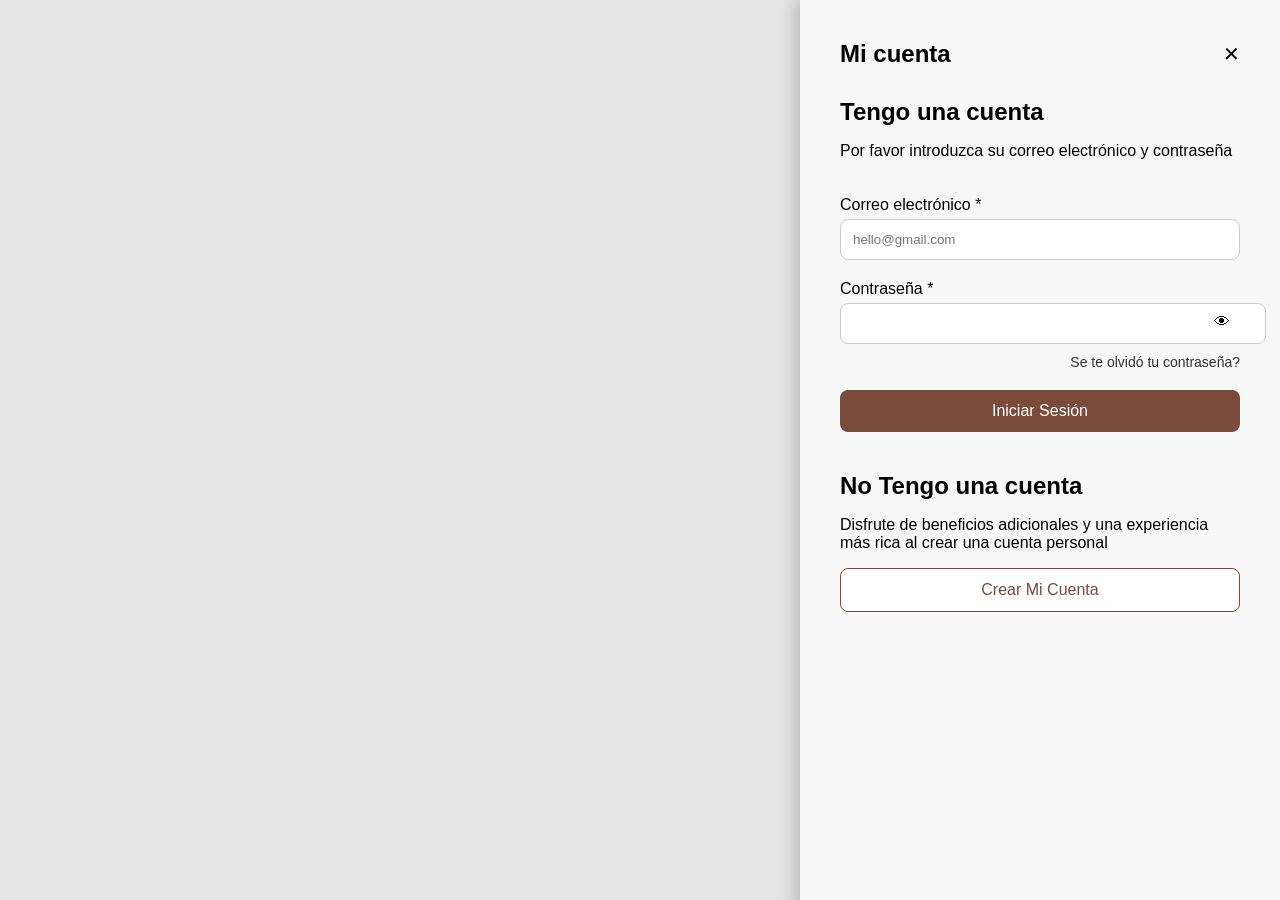
<file: formulario_iniciosesion/index.html>
<!DOCTYPE html>
<html lang="es">
<head>
    <meta charset="UTF-8">
    <title>Mi Cuenta</title>
    <link rel="stylesheet" href="styles.css">
</head>
<body>

    <div class="overlay">
        <div class="panel">

            <div class="panel-header">
                <h2>Mi cuenta</h2>
                <span class="cerrar">✕</span>
            </div>

            <h1>Tengo una cuenta</h1>
            <p>Por favor introduzca su correo electrónico y contraseña</p>

            <form>
                <label>Correo electrónico *</label>
                <input type="email" placeholder="hello@gmail.com">

                <label>Contraseña *</label>
                <div class="password-box">
                    <input type="password">
                    <span class="ojo">👁</span>
                </div>

                <a href="#" class="forgot">Se te olvidó tu contraseña?</a>

                <button class="btn-primary">Iniciar Sesión</button>
            </form>

            <h1 class="no-cuenta">No Tengo una cuenta</h1>
            <p>Disfrute de beneficios adicionales y una experiencia más rica al crear una cuenta personal</p>

            <a href="/Registrarse/index.html" class="btn-secondary">Crear Mi Cuenta</a>


        </div>
    </div>

</body>
</html>
</file>
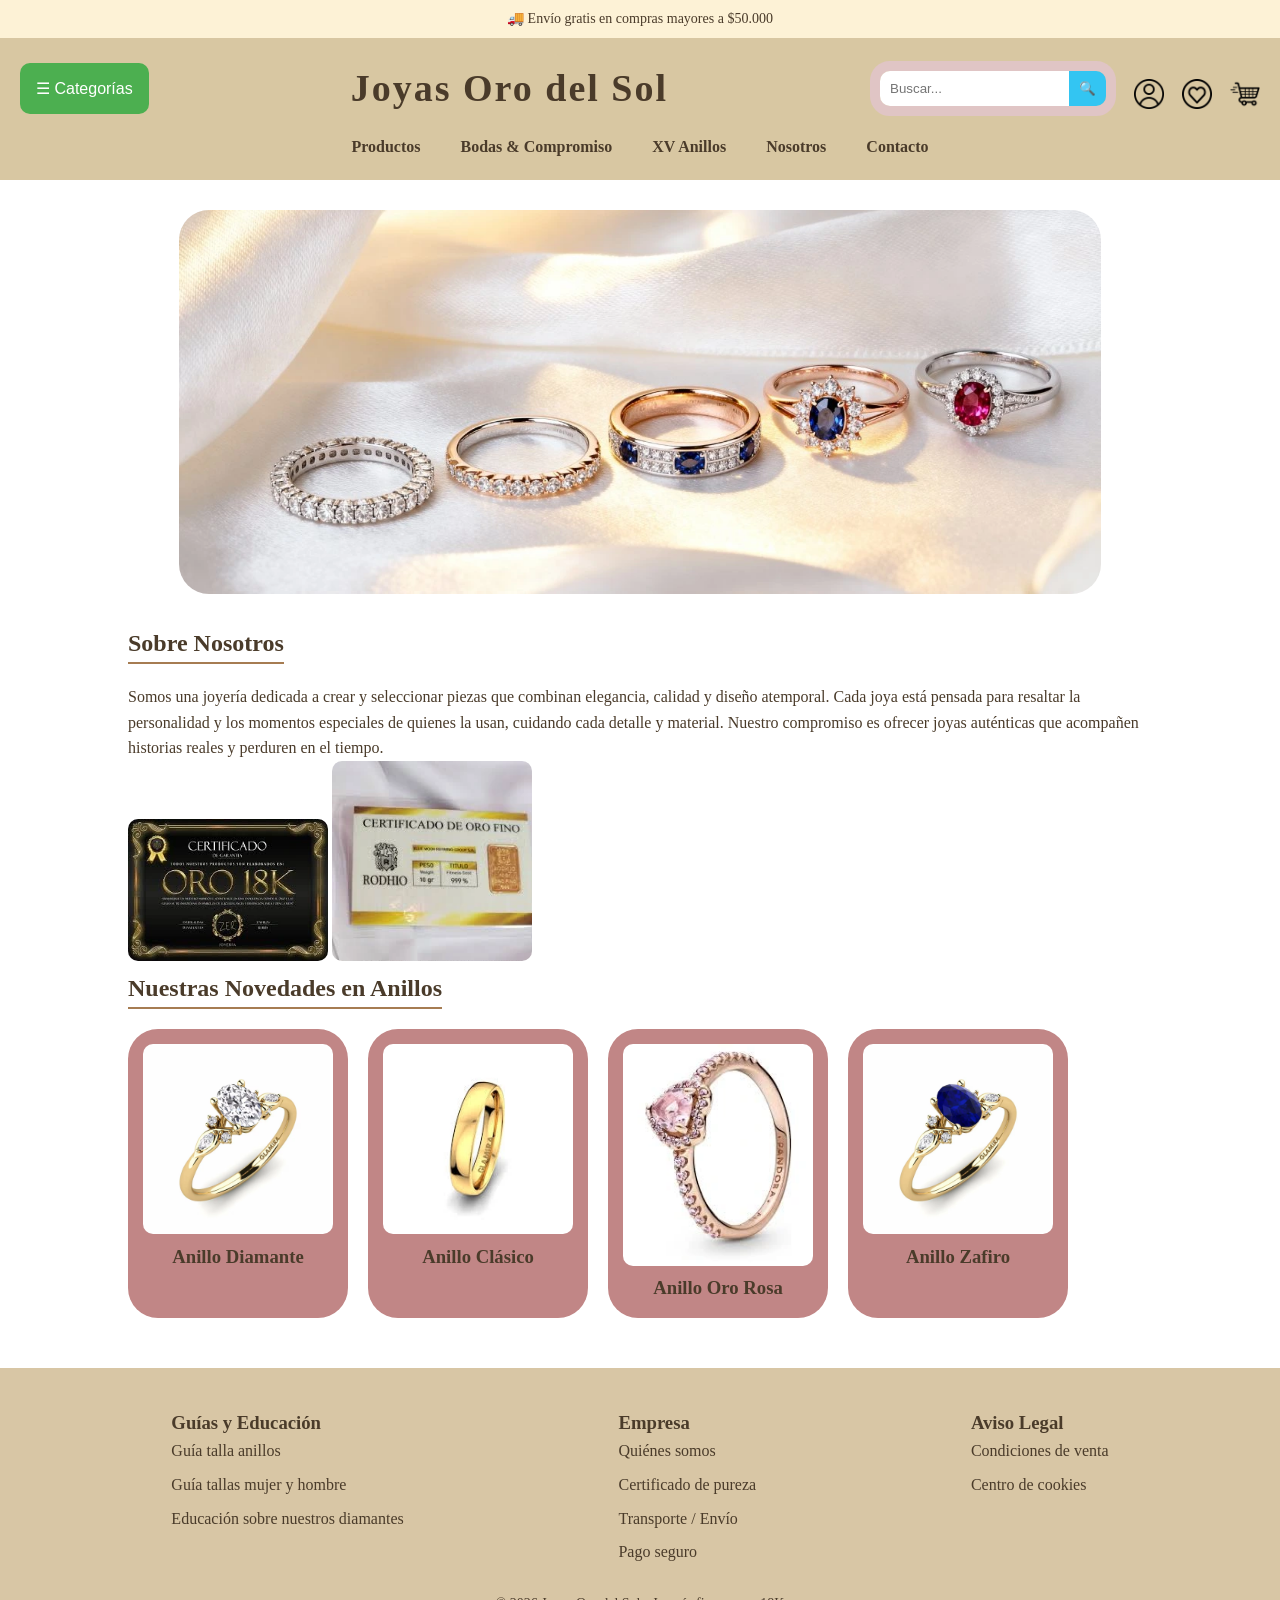
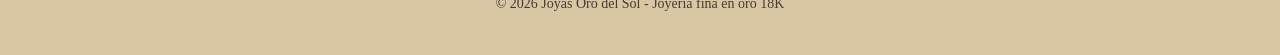
<file: Inicio- PGprincipal/index.html>
<!DOCTYPE html>
<html lang="es">
<head>
    <!-- Config Basica -->
    <meta charset="UTF-8">
    <meta name="viewport" content="width=device-width, initial-scale=1.0">

    <!-- Titulo Primario -->
    <title>Joyas Oro del Sol | Joyería Fina en Oro 18K y Anillos de Compromiso</title>

    <meta name="description" content="Descubre joyas exclusivas en oro 18K, anillos de compromiso, bodas y XV años. Calidad certificada y diseño elegante en Joyas Oro del Sol.">
    <meta name="keywords" content="joyería, oro 18k, anillos de compromiso, anillos de boda, joyas elegantes, joyería fina">
    <meta name="author" content="Joyas Oro del Sol">


    <meta name="robots" content="index, follow">

    <!--Redes Sociales Footer -->
    <meta property="og:title" content="Joyas Oro del Sol | Joyería Fina en Oro 18K">
    <meta property="og:description" content="Joyas elegantes en oro 18K certificadas. Encuentra el anillo perfecto para tus momentos especiales.">
    <meta property="og:type" content="website">

    <!--Link CSS -->
    <link rel="stylesheet" href="styles.css">

</head>

<body>
    <div class="top-bar">🚚 Envío gratis en compras mayores a $50.000</div>
    <header>
        <div style="display:flex; align-items:center; justify-content:space-between; flex-wrap:wrap; gap:10px;">
            <div class="dropdown">
                <button class="dropbtn">☰ Categorías</button>
                <div class="dropdown-content">
                    <a href="#">Café</a>
                    <a href="#">Té</a>
                    <a href="#">Accesorios</a>
                    <a href="#">Ofertas</a>
                </div>
            </div>

            <h1 class="titulo">Joyas Oro del Sol</h1>

            <div style="display:flex; align-items:center; gap:8px;">
                <div class="search-box">
                    <input type="text" placeholder="Buscar...">
                    <button>🔍</button>
                </div>
                <a href="/Inicio de Sesion/index.html" target="_blank">
                <img src="img/logusuario.webp" class="iconc" alt="logusuario">
                </a> 
                <a href="/favoritos/index.html" target="_blank">
                <img src="img/coraicon.webp" class="iconc" alt="Favoritos">
                </a>
                <a href="https://classroom.google.com/c/NzgwNjk5Njk1Njk1" target="_blank">
                <img src="img/carrito-de-compras.webp" class="iconc" alt="Carrito de compras">
                </a>
                
            </div>
        </div>

        <nav>
            <ul>
                <li><a href="/catalogo/producto/index.html">Productos</a></li>
                <li><a href="#">Bodas & Compromiso</a></li>
                <li><a href="#" class="active">XV Anillos</a></li>
                <li><a href="#">Nosotros</a></li>
                <li><a href="#">Contacto</a></li>
        
            </ul>
        </nav>
    </header>
</body>
</html> 

<main>

    <!-- Encabezado Principal -->
    <section class="banner">
        <img src="img/imagenanillos.webp"
             alt="Anillos de oro 18K con diamantes y piedras preciosas">
    </section>

    <!-- Sobre Nosotros -->
    <section class="about">
        <article class="about-text">
            <h2>Sobre Nosotros</h2>
            
            <p>
                Somos una joyería dedicada a crear y seleccionar piezas que combinan elegancia, calidad y diseño atemporal. Cada joya está pensada para resaltar la     personalidad y los momentos especiales de quienes la usan, cuidando cada detalle y material. Nuestro compromiso es ofrecer joyas auténticas que acompañen historias reales y perduren en el tiempo.
            </p>
        </article>

        <div class="about-images">
            <img src="img/certif18k.webp"
                 alt="Certificado de autenticidad oro 18K">
            <img src="img/rodhiocerti.webp"
                 alt="Certificado de oro fino con garantía">
        </div>
    </section>

    <!-- Productos -->
    <section class="products">
        <h2>Nuestras Novedades en Anillos</h2>

        <div class="product-list">

            <article class="card">
                <img src="img/ani.webp"
                     alt="Anillo de compromiso con diamante en oro blanco">
                <h3>Anillo Diamante</h3>
            </article>

            <article class="card">
                <img src="img/oroani.webp"
                     alt="Anillo clásico de oro 18K para boda">
                <h3>Anillo Clásico</h3>
            </article>

            <article class="card">
                <img src="img/rosaani.webp"
                     alt="Anillo oro rosa elegante con piedra preciosa">
                <h3>Anillo Oro Rosa</h3>
            </article>

            <article class="card">
                <img src="img/anizafiro.webp"
                     alt="Anillo de zafiro azul">
                <h3>Anillo Zafiro</h3>
            </article>

        </div>
    </section>

</main>

<footer>
    <section class="footer-container">

        <div>
            <h3>Guías y Educación</h3>
            <ul>
                <li>Guía talla anillos</li>
                <li>Guía tallas mujer y hombre</li>
                <li>Educación sobre nuestros diamantes</li>
            </ul>
        </div>

        <div>
            <h3>Empresa</h3>
            <ul>
                <li>Quiénes somos</li>
                <li>Certificado de pureza</li>
                <li>Transporte / Envío</li>
                <li>Pago seguro</li>
            </ul>
        </div>

        <div>
            <h3>Aviso Legal</h3>
            <ul>
                <li>Condiciones de venta</li>
                <li>Centro de cookies</li>
            </ul>
        </div>

    </section>

    <div class="copy">
        © 2026 Joyas Oro del Sol - Joyería fina en oro 18K
    </div>
</footer>
</body>
</html>
</file>
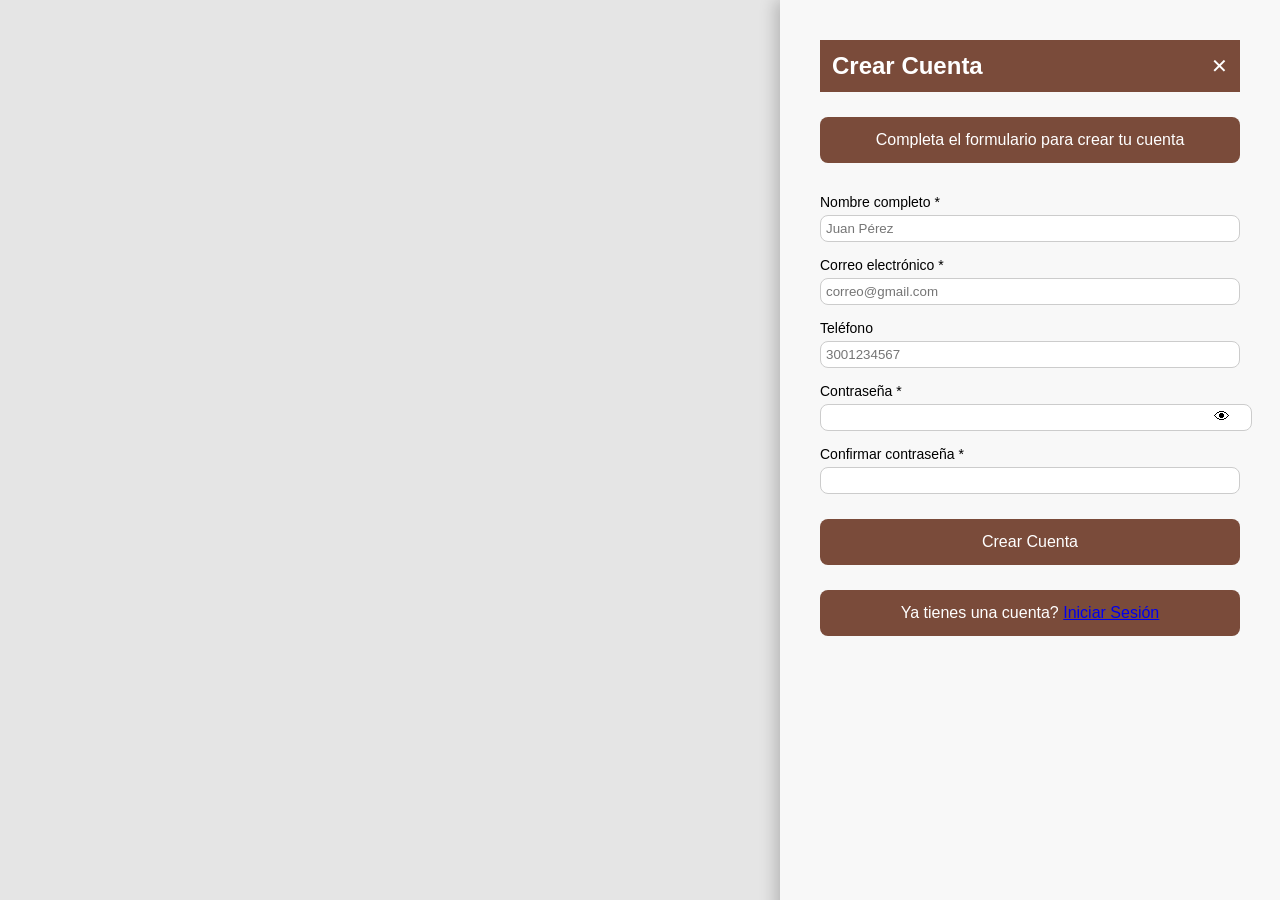
<file: Registrarse/index.html>
<!DOCTYPE html>
<html lang="es">
<head>
    <meta charset="UTF-8">
    <title>Registro</title>
    <link rel="stylesheet" href="styles.css">
</head>
<body>

<div class="overlay">
    <div class="panel">

        <div class="panel-header">
            <h2>Crear Cuenta</h2>
            <span class="cerrar">✕</span>
        </div>


        <p>Completa el formulario para crear tu cuenta</p>

        <form>

            <label for="nombre">Nombre completo *</label>
            <input type="text" id="nombre" placeholder="Juan Pérez">

            <label for="correo">Correo electrónico *</label>
            <input type="email" id="correo" placeholder="correo@gmail.com">

            <label for="telefono">Teléfono</label>
            <input type="tel" id="telefono" placeholder="3001234567">

            <label for="password">Contraseña *</label>
            <div class="password-box">
                <input type="password" id="password">
                <span class="ojo">👁</span>
            </div>

            <label for="confirmar">Confirmar contraseña *</label>
            <input type="password" id="confirmar">

            <button class="btn-primary">Crear Cuenta</button>
            <p>Ya tienes una cuenta? <a href="/Inicio de Sesion/index.html" class="btn-secondary">Iniciar Sesión</a></p>

        </form>

    </div>
</div>



</body>
</html>
</file>
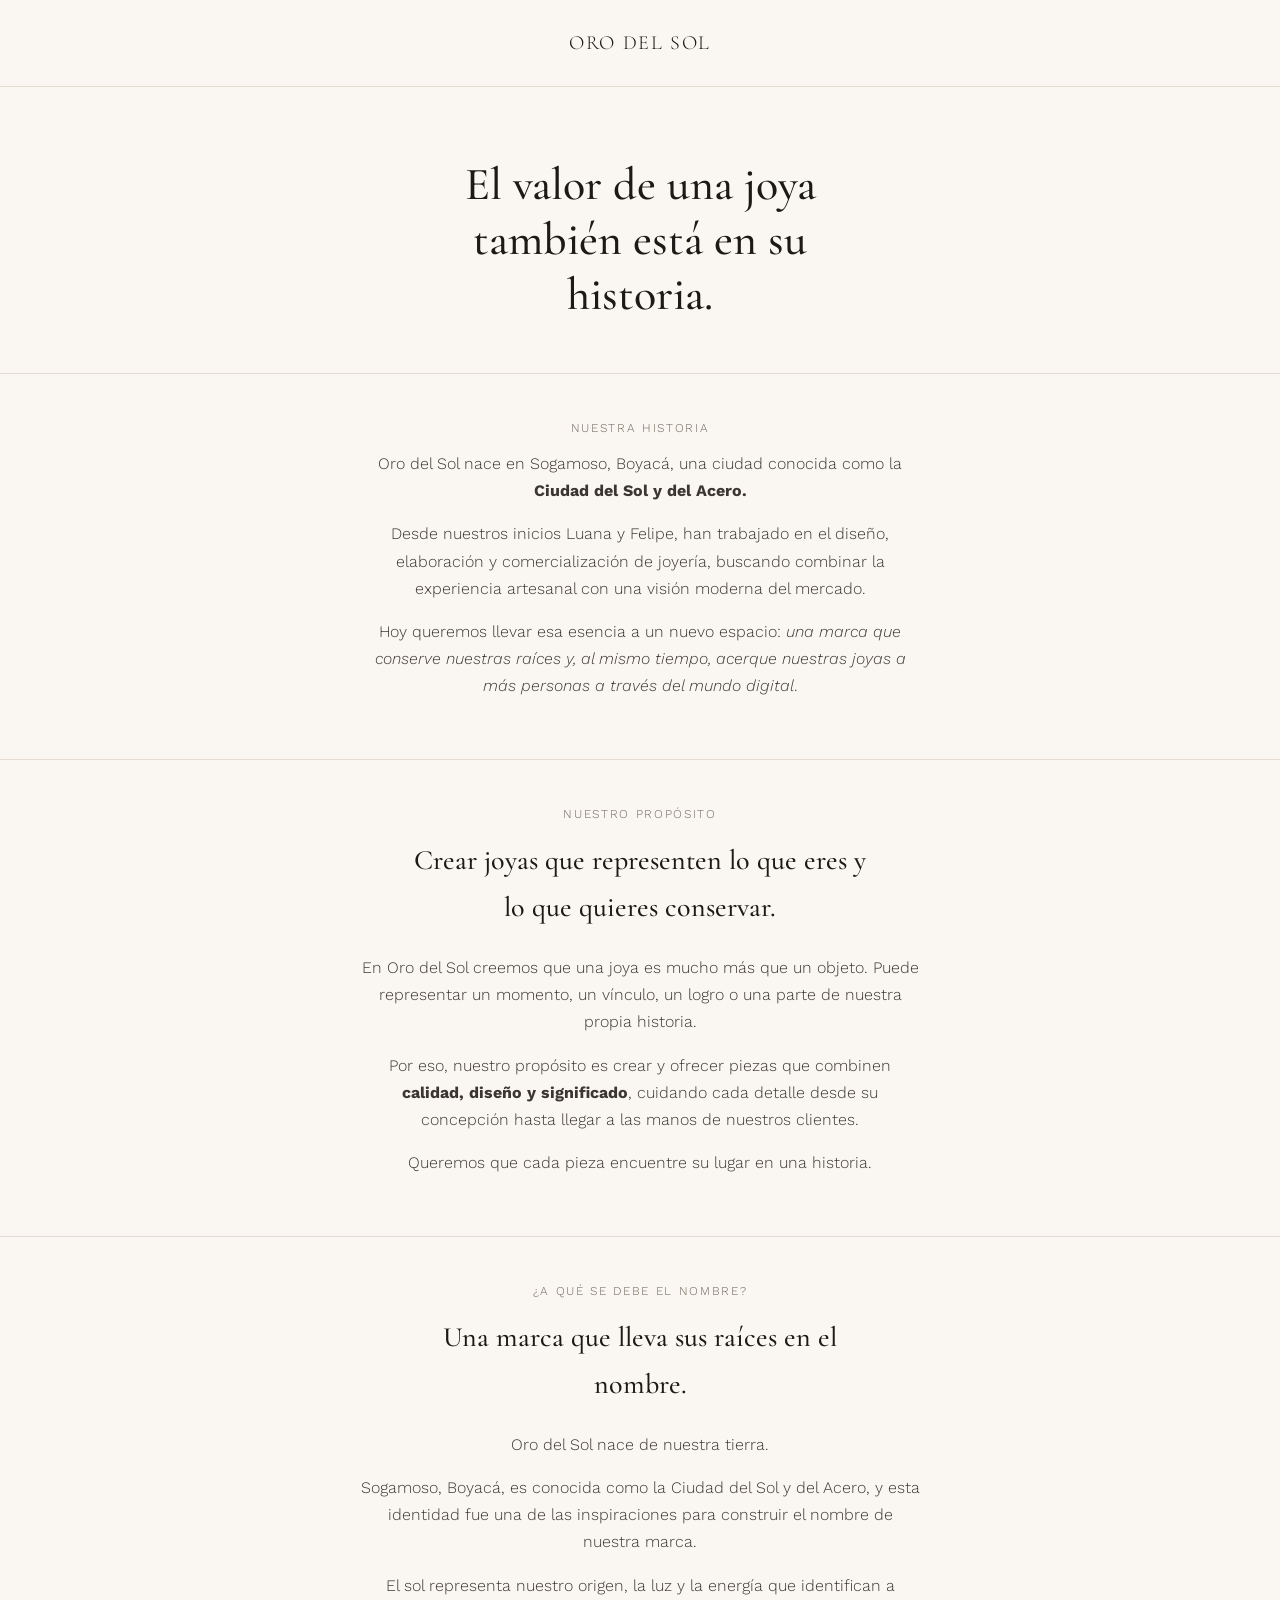
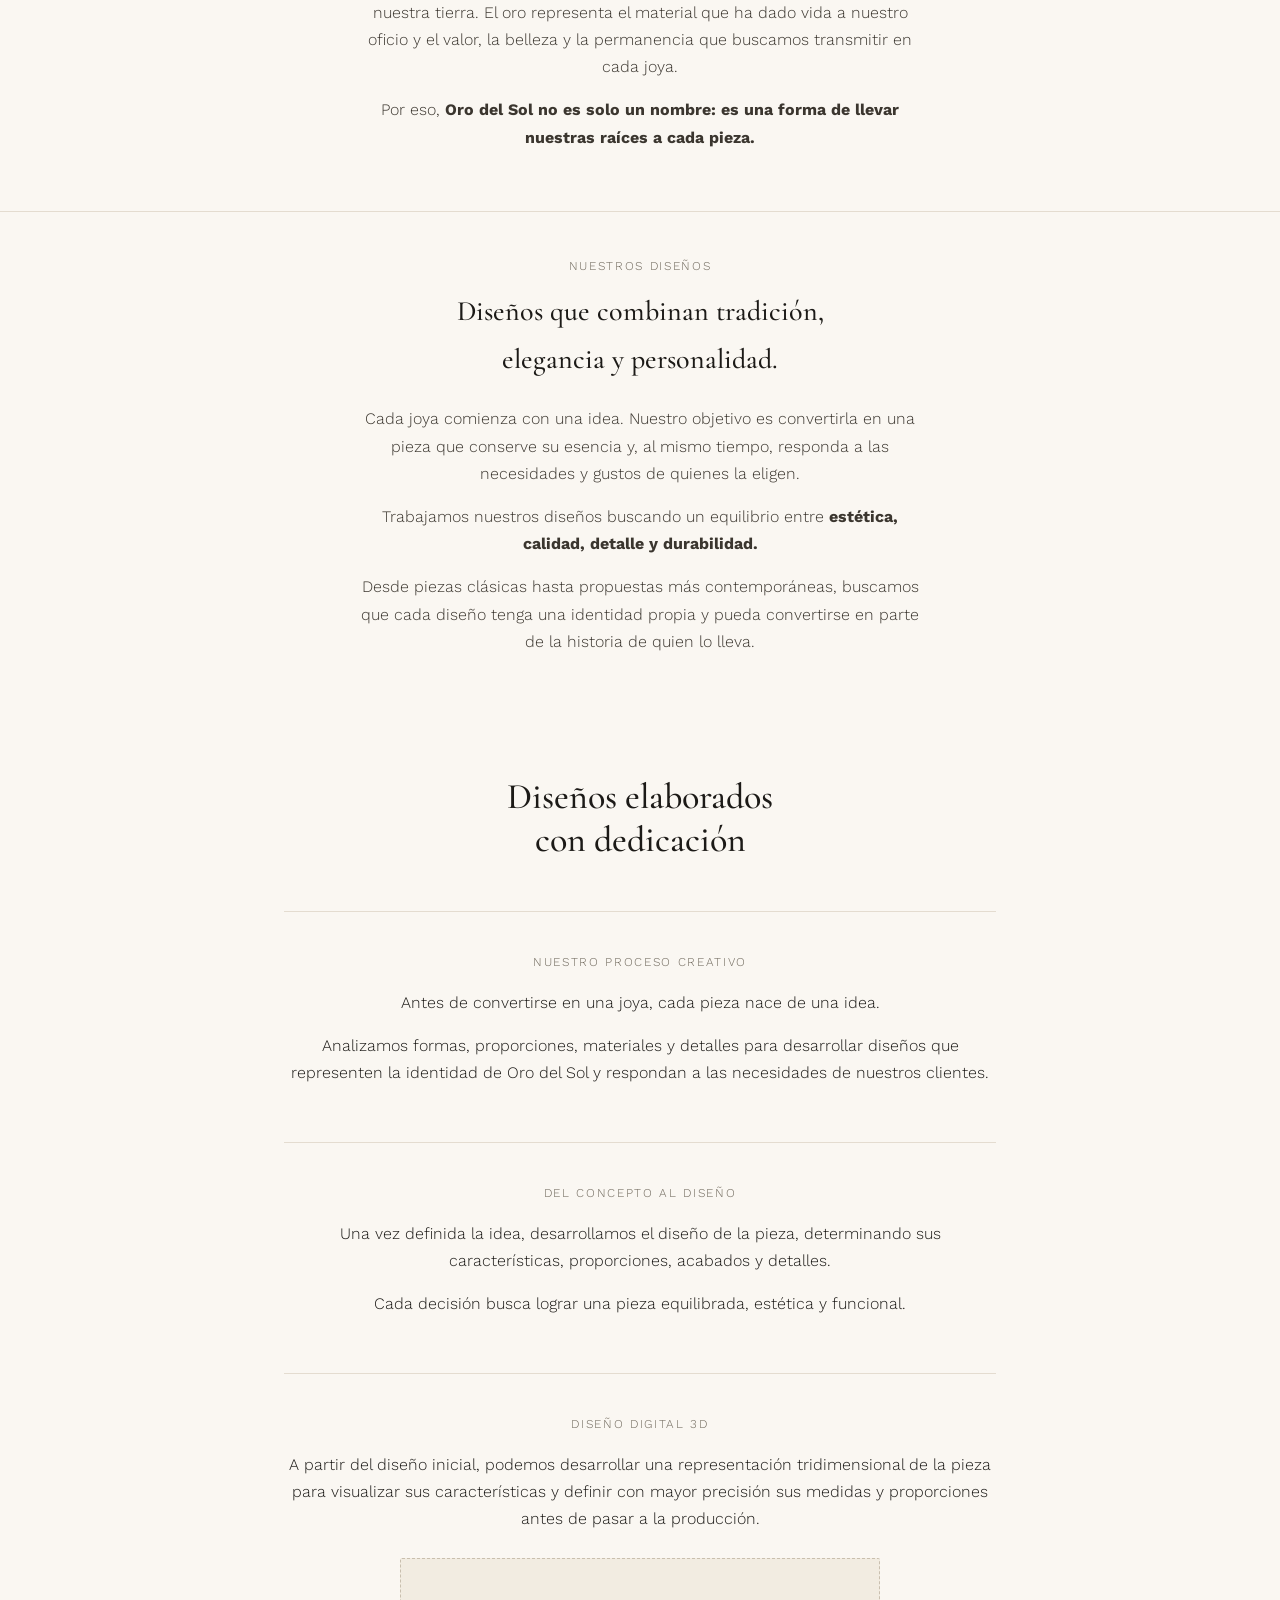
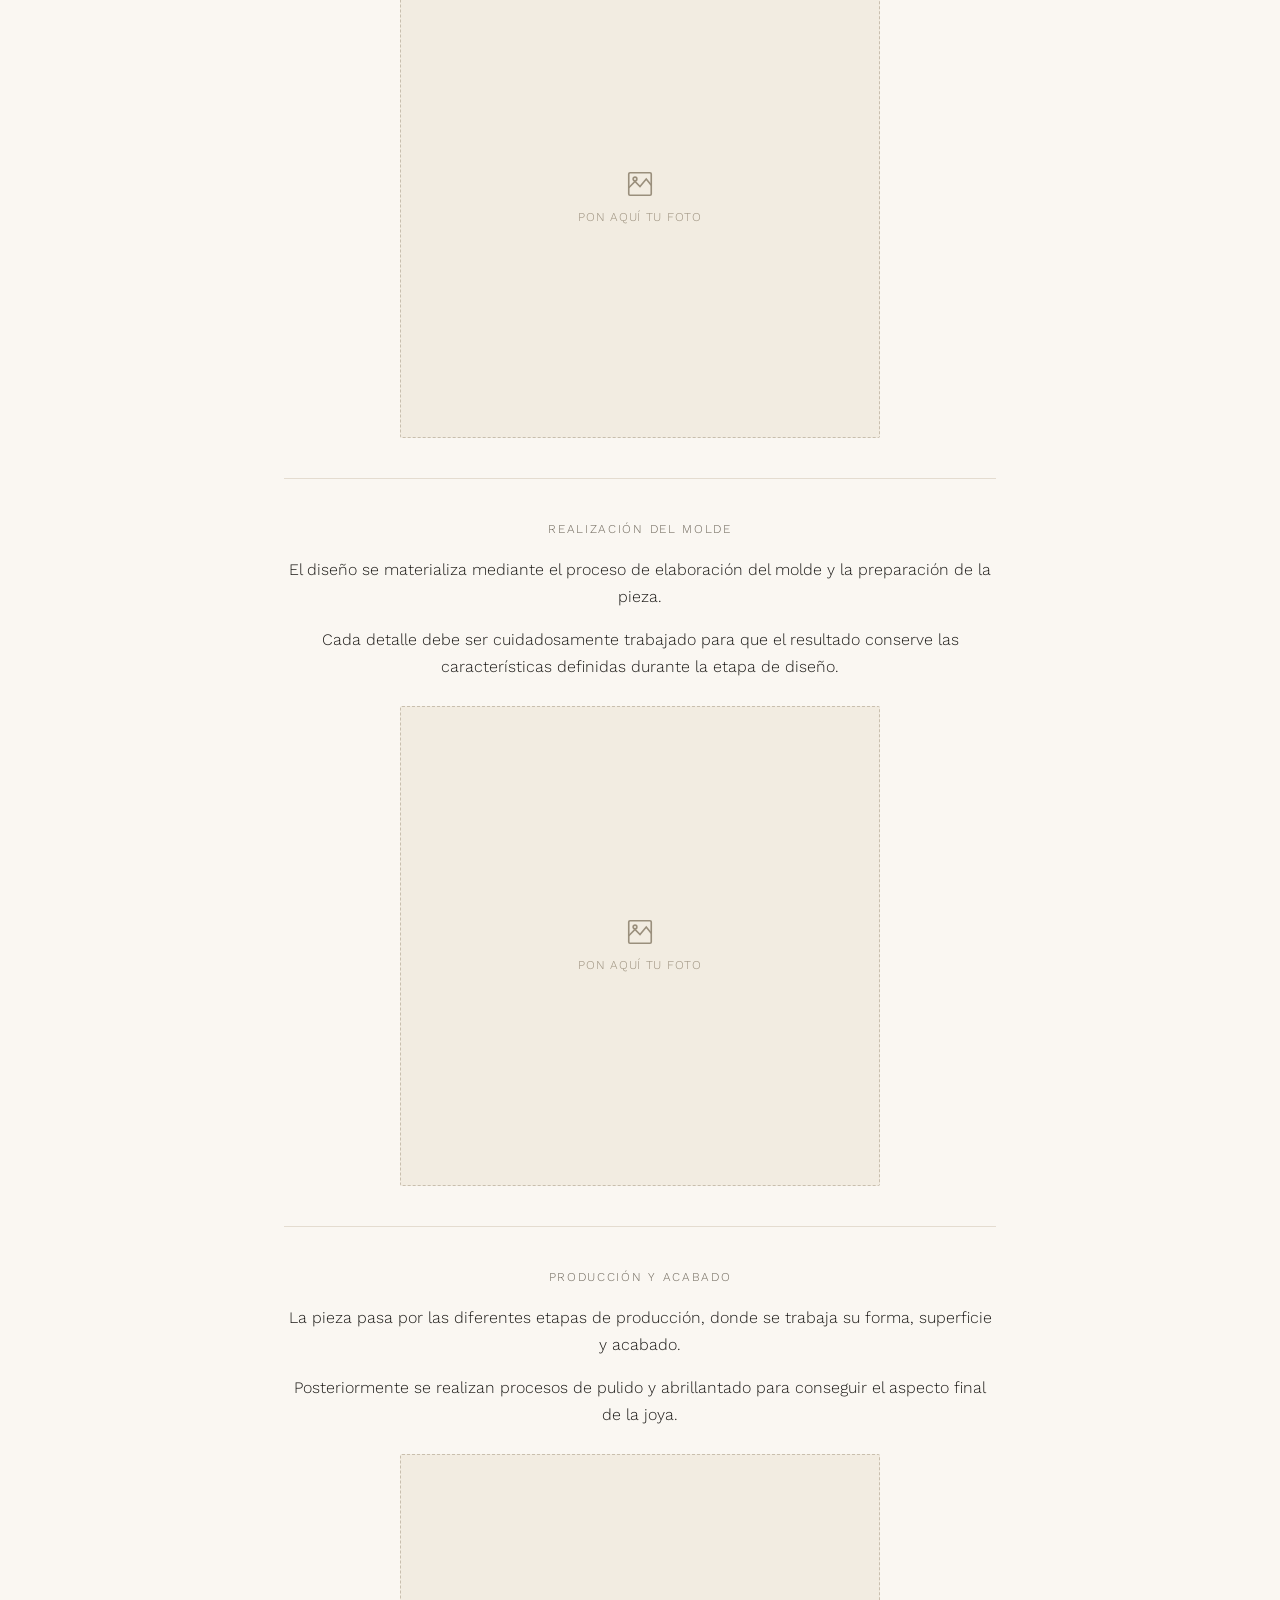
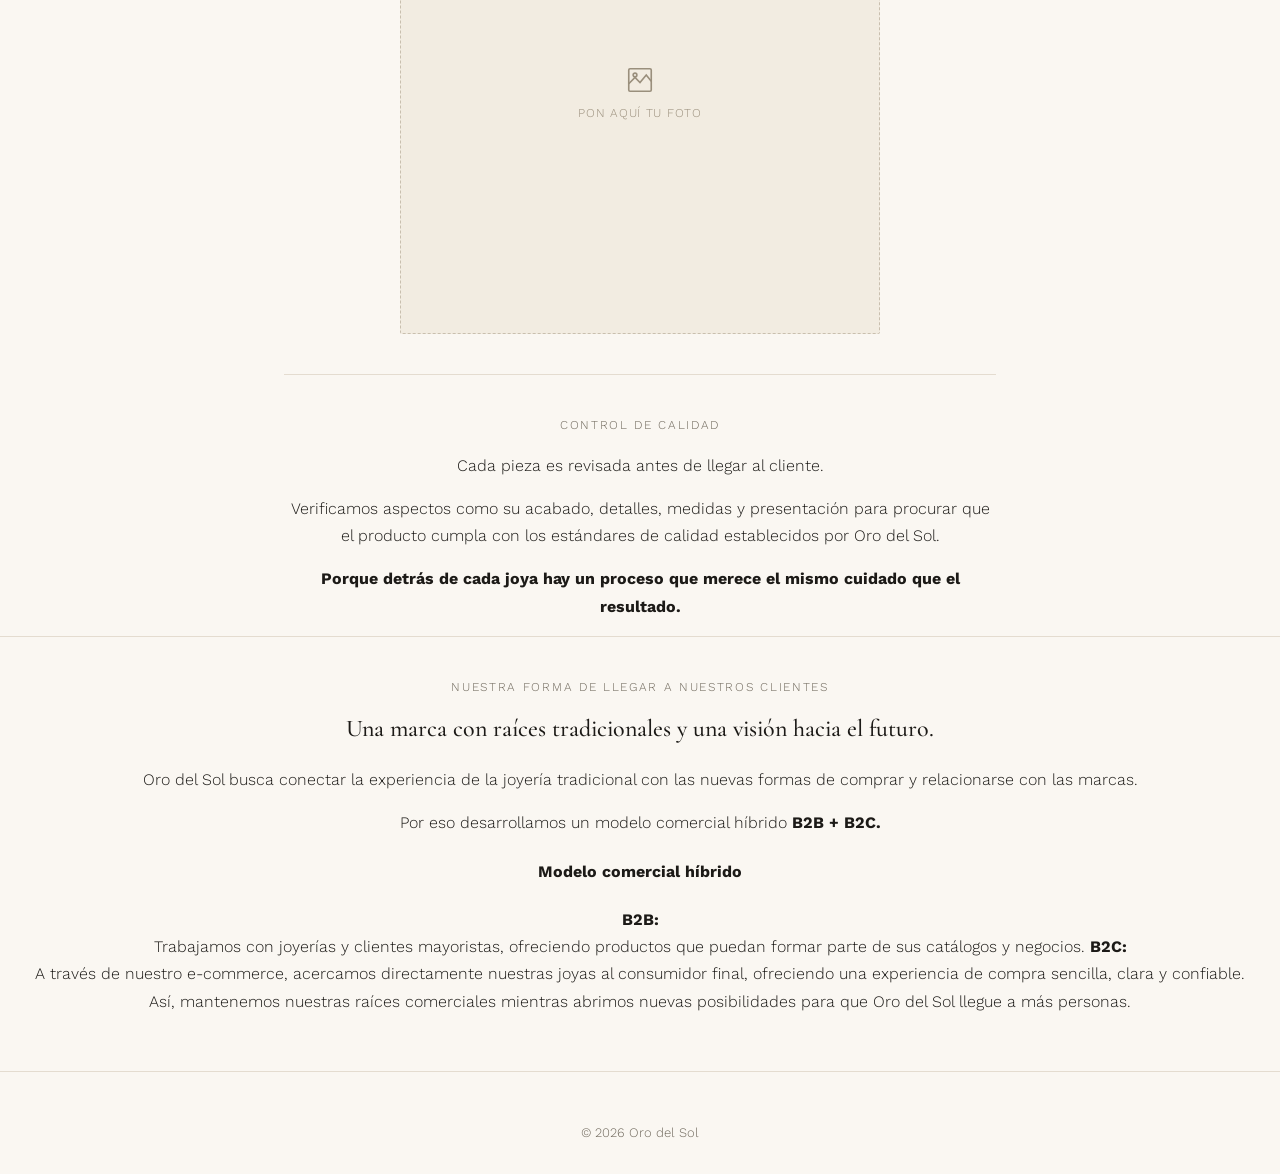
<file: nosotros.html>
<!DOCTYPE html>
<html lang="es">
<head>
<meta charset="UTF-8">
<meta name="viewport" content="width=device-width, initial-scale=1.0">
<title>Sobre nosotros — Oro del Sol </title>
<link rel="preconnect" href="https://fonts.googleapis.com">
<link rel="preconnect" href="https://fonts.gstatic.com" crossorigin>
<link href="https://fonts.googleapis.com/css2?family=Cormorant+Garamond:ital,wght@0,400;0,500;1,400&family=Work+Sans:wght@300;400;500;600&display=swap" rel="stylesheet">

<!-- Provicional sTYLE /CAMBIAR AL QUE YA SE TIENE HECHO -->
<style>
  :root{
    --ink:#1c1a17;
    --bg:#faf7f2;
    --line:#e4dcd0;
    --muted:#6f685c;
  }
  *{box-sizing:border-box;}
  body{
    margin:0;
    background:var(--bg);
    color:var(--ink);
    font-family:'Work Sans', sans-serif;
    font-weight:300;
    line-height:1.7;
  }
  h1,h2{
    font-family:'Cormorant Garamond', serif;
    font-weight:500;
    margin:0;
  }
  .wrap{max-width:760px; margin:0 auto; padding:0 24px;}

  header{
    text-align:center;
    padding:26px 20px;
    border-bottom:1px solid var(--line);
    font-family:'Cormorant Garamond', serif;
    font-size:20px;
    letter-spacing:.08em;
  }

  .hero{padding:70px 24px 50px; text-align:center;}
  .hero h1{
    font-size:clamp(30px,5vw,46px);
    line-height:1.2;
    max-width:16ch;
    margin:0 auto;
  }

  section{padding:44px 0;}
  section.divider{border-top:1px solid var(--line);}

  .kicker{
    font-size:12px;
    letter-spacing:.14em;
    text-transform:uppercase;
    color:var(--muted);
    display:block;
    margin-bottom:12px;
    text-align:center;
  }
  section h2{
    font-size:clamp(22px,3.2vw,28px);
    text-align:center;
    max-width:36ch;
    margin:0 auto 22px;
  }
  section p{
    font-size:16px;
    color:#3b362f;
    margin:0 0 16px;
    text-align:center;
    max-width:56ch;
    margin-left:auto;
    margin-right:auto;
  }

  /* placeholder para fotos, mismo tamaño que usaba la página original */
  .photo-slot{
    width:100%;
    max-width:480px;
    aspect-ratio:1/1;
    margin:26px auto 0;
    border:1px dashed #c9bfae;
    border-radius:2px;
    display:flex;
    flex-direction:column;
    align-items:center;
    justify-content:center;
    gap:8px;
    color:#9a8f7c;
    background:#f2ece1;
  }
  .photo-slot svg{width:30px; height:30px; stroke:#9a8f7c; fill:none; stroke-width:1.3;}
  .photo-slot span{font-size:12px; letter-spacing:.06em; text-transform:uppercase;}

  /* si quieres poner una foto real, cambia el div.photo-slot por:
     <img src="tu-foto.jpg" alt="descripción"> */

  .proceso-item{
    padding:40px 0;
    border-top:1px solid var(--line);
    text-align:center;
  }
  .proceso-item:last-child{padding-bottom:0;}

  footer{
    border-top:1px solid var(--line);
    padding:50px 24px 30px;
    text-align:center;
    font-size:13px;
    color:var(--muted);
  }
  footer .links{
    display:flex; flex-wrap:wrap; justify-content:center; gap:18px;
    margin-bottom:28px;
    font-size:13px;
  }
  footer .links a{color:var(--ink); text-decoration:none;}
  footer .links a:hover{text-decoration:underline;}
  footer .social{display:flex; justify-content:center; gap:16px; margin-bottom:20px;}
  footer .social a{color:var(--ink); text-decoration:none; font-size:13px;}
  footer .social a:hover{text-decoration:underline;}
</style>
</head>

<!-- contenido importante - sujeto a cambios por historia-->
<body>

<header>ORO DEL SOL</header>

<section class="hero">
  <div class="wrap">
    <h1>El valor de una joya también está en su historia.</h1>
  </div>
</section>

<section class="divider">
  <div class="wrap">
    <span class="kicker">Nuestra historia</span>
    <p>Oro del Sol nace en Sogamoso, Boyacá, una ciudad conocida como la <b>Ciudad del Sol y del Acero. </b> </p>
    <p>Desde nuestros inicios Luana y Felipe, han trabajado en el diseño, elaboración y comercialización de joyería, buscando combinar la experiencia artesanal con una visión moderna del mercado.</p>
    <p>Hoy queremos llevar esa esencia a un nuevo espacio: <em>una marca que conserve nuestras raíces y, al mismo tiempo, acerque nuestras joyas a más personas a través del mundo digital</em>.</p>
  </div>
</section>

<section class="divider">
  <div class="wrap">
    <span class="kicker">Nuestro propósito</span>
    <h2>Crear joyas que representen lo que eres y lo que quieres conservar.</h2>
    <p>En Oro del Sol creemos que una joya es mucho más que un objeto. Puede representar un momento, un vínculo, un logro o una parte de nuestra propia historia.</p>

    <p>Por eso, nuestro propósito es crear y ofrecer piezas que combinen <b>calidad, diseño y significado</b>, cuidando cada detalle desde su concepción hasta llegar a las manos de nuestros clientes.</p>
    <p>Queremos que cada pieza encuentre su lugar en una historia.</p>
  </div>
</section>

<section class="divider">
  <div class="wrap">
    <span class="kicker">¿A qué se debe el nombre?</span>
    <!--Puede haber un titulo h2 que llame la atencion sobre la historia y porque se eligio el nombre -->
    <h2>Una marca que lleva sus raíces en el nombre.</h2>
    <p>Oro del Sol nace de nuestra tierra.</p>
    <p>Sogamoso, Boyacá, es conocida como la Ciudad del Sol y del Acero, y esta identidad fue una de las inspiraciones para construir el nombre de nuestra marca.</p>
    <p>El sol representa nuestro origen, la luz y la energía que identifican a nuestra tierra. El oro representa el material que ha dado vida a nuestro oficio y el valor, la belleza y la permanencia que buscamos transmitir en cada joya.</p>
    <p>Por eso, <b>Oro del Sol no es solo un nombre: es una forma de llevar nuestras raíces a cada pieza.</b></p>
  </div>
</section>

<section class="divider">
  <div class="wrap">
    <span class="kicker">Nuestros diseños</span>
    <h2>Diseños que combinan tradición, elegancia y personalidad.</h2>
    <p>Cada joya comienza con una idea. Nuestro objetivo es convertirla en una pieza que conserve su esencia y, al mismo tiempo, responda a las necesidades y gustos de quienes la eligen.</p>
    <p>Trabajamos nuestros diseños buscando un equilibrio entre <b>estética, calidad, detalle y durabilidad.</b></p>
    <p>Desde piezas clásicas hasta propuestas más contemporáneas, buscamos que cada diseño tenga una identidad propia y pueda convertirse en parte de la historia de quien lo lleva.</p>
  </div>
</section>

<section class="hero" style="padding-top:60px;">
  <div class="wrap">
    <h1 style="font-size:clamp(26px,4vw,36px);">Diseños elaborados con dedicación</h1>
  </div>
</section>

<div class="wrap">

  <div class="proceso-item">
    <span class="kicker">Nuestro proceso creativo</span>
    <p>Antes de convertirse en una joya, cada pieza nace de una idea.</p>
    <p>Analizamos formas, proporciones, materiales y detalles para desarrollar diseños que representen la identidad de Oro del Sol y respondan a las necesidades de nuestros clientes.</p>
  </div>

  <div class="proceso-item">
    <span class="kicker">Del concepto al diseño</span>
    <p>Una vez definida la idea, desarrollamos el diseño de la pieza, determinando sus características, proporciones, acabados y detalles.</p>
    <p>Cada decisión busca lograr una pieza equilibrada, estética y funcional.</p>
  </div>

  <div class="proceso-item">
    <span class="kicker">Diseño digital 3D</span>
    <p>A partir del diseño inicial, podemos desarrollar una representación tridimensional de la pieza para visualizar sus características y definir con mayor precisión sus medidas y proporciones antes de pasar a la producción.</p>
    <div class="photo-slot">
      <svg viewBox="0 0 24 24"><rect x="3" y="3" width="18" height="18" rx="1"/><path d="M3 15l5-5 4 4 5-6 4 5"/><circle cx="8" cy="8" r="1.5"/></svg>
      <span>Pon aquí tu foto</span>
    </div>
  </div>

  <div class="proceso-item">
    <span class="kicker">Realización del molde</span>
    <p>El diseño se materializa mediante el proceso de elaboración del molde y la preparación de la pieza.</p>
    <p>Cada detalle debe ser cuidadosamente trabajado para que el resultado conserve las características definidas durante la etapa de diseño.</p>
    <div class="photo-slot">
      <svg viewBox="0 0 24 24"><rect x="3" y="3" width="18" height="18" rx="1"/><path d="M3 15l5-5 4 4 5-6 4 5"/><circle cx="8" cy="8" r="1.5"/></svg>
      <span>Pon aquí tu foto</span>
    </div>
  </div>

  <div class="proceso-item">
    <span class="kicker">Producción y acabado</span>
    <p>La pieza pasa por las diferentes etapas de producción, donde se trabaja su forma, superficie y acabado.</p>
    <p>Posteriormente se realizan procesos de pulido y abrillantado para conseguir el aspecto final de la joya.</p>
    <div class="photo-slot">
      <svg viewBox="0 0 24 24"><rect x="3" y="3" width="18" height="18" rx="1"/><path d="M3 15l5-5 4 4 5-6 4 5"/><circle cx="8" cy="8" r="1.5"/></svg>
      <span>Pon aquí tu foto</span>
    </div>
  </div>

  <div class="proceso-item">
    <span class="kicker">Control de calidad</span>
    <p>Cada pieza es revisada antes de llegar al cliente.</p>
    <p>Verificamos aspectos como su acabado, detalles, medidas y presentación para procurar que el producto cumpla con los estándares de calidad establecidos por Oro del Sol.</p>

    <p><b>Porque detrás de cada joya hay un proceso que merece el mismo cuidado que el resultado.</b></p>
  </div>

</div>

  <div class="proceso-item">
    <span class="kicker">Nuestra forma de llegar a nuestros clientes</span>
    <h2>Una marca con raíces tradicionales y una visión hacia el futuro.</h2>
    <p>Oro del Sol busca conectar la experiencia de la joyería tradicional con las nuevas formas de comprar y relacionarse con las marcas.</p>
    <p>Por eso desarrollamos un modelo comercial híbrido <b>B2B + B2C.</b></p>

    <h4>Modelo comercial híbrido</h4>
    <p><b>B2B:</b><br>Trabajamos con joyerías y clientes mayoristas, ofreciendo productos que puedan formar parte de sus catálogos y negocios.
    <b>B2C:</b><br>A través de nuestro e-commerce, acercamos directamente nuestras joyas al consumidor final, ofreciendo una experiencia de compra sencilla, clara y confiable.<br>

    Así, mantenemos nuestras raíces comerciales mientras abrimos nuevas posibilidades para que Oro del Sol llegue a más personas. </p>

   
  </div>

<!-- Provicional Footer /CAMBIAR AL QUE YA SE TIENE HECHO -->
<footer>
  <div>© 2026 Oro del Sol</div>
</footer>

</body>
</html>
</file>
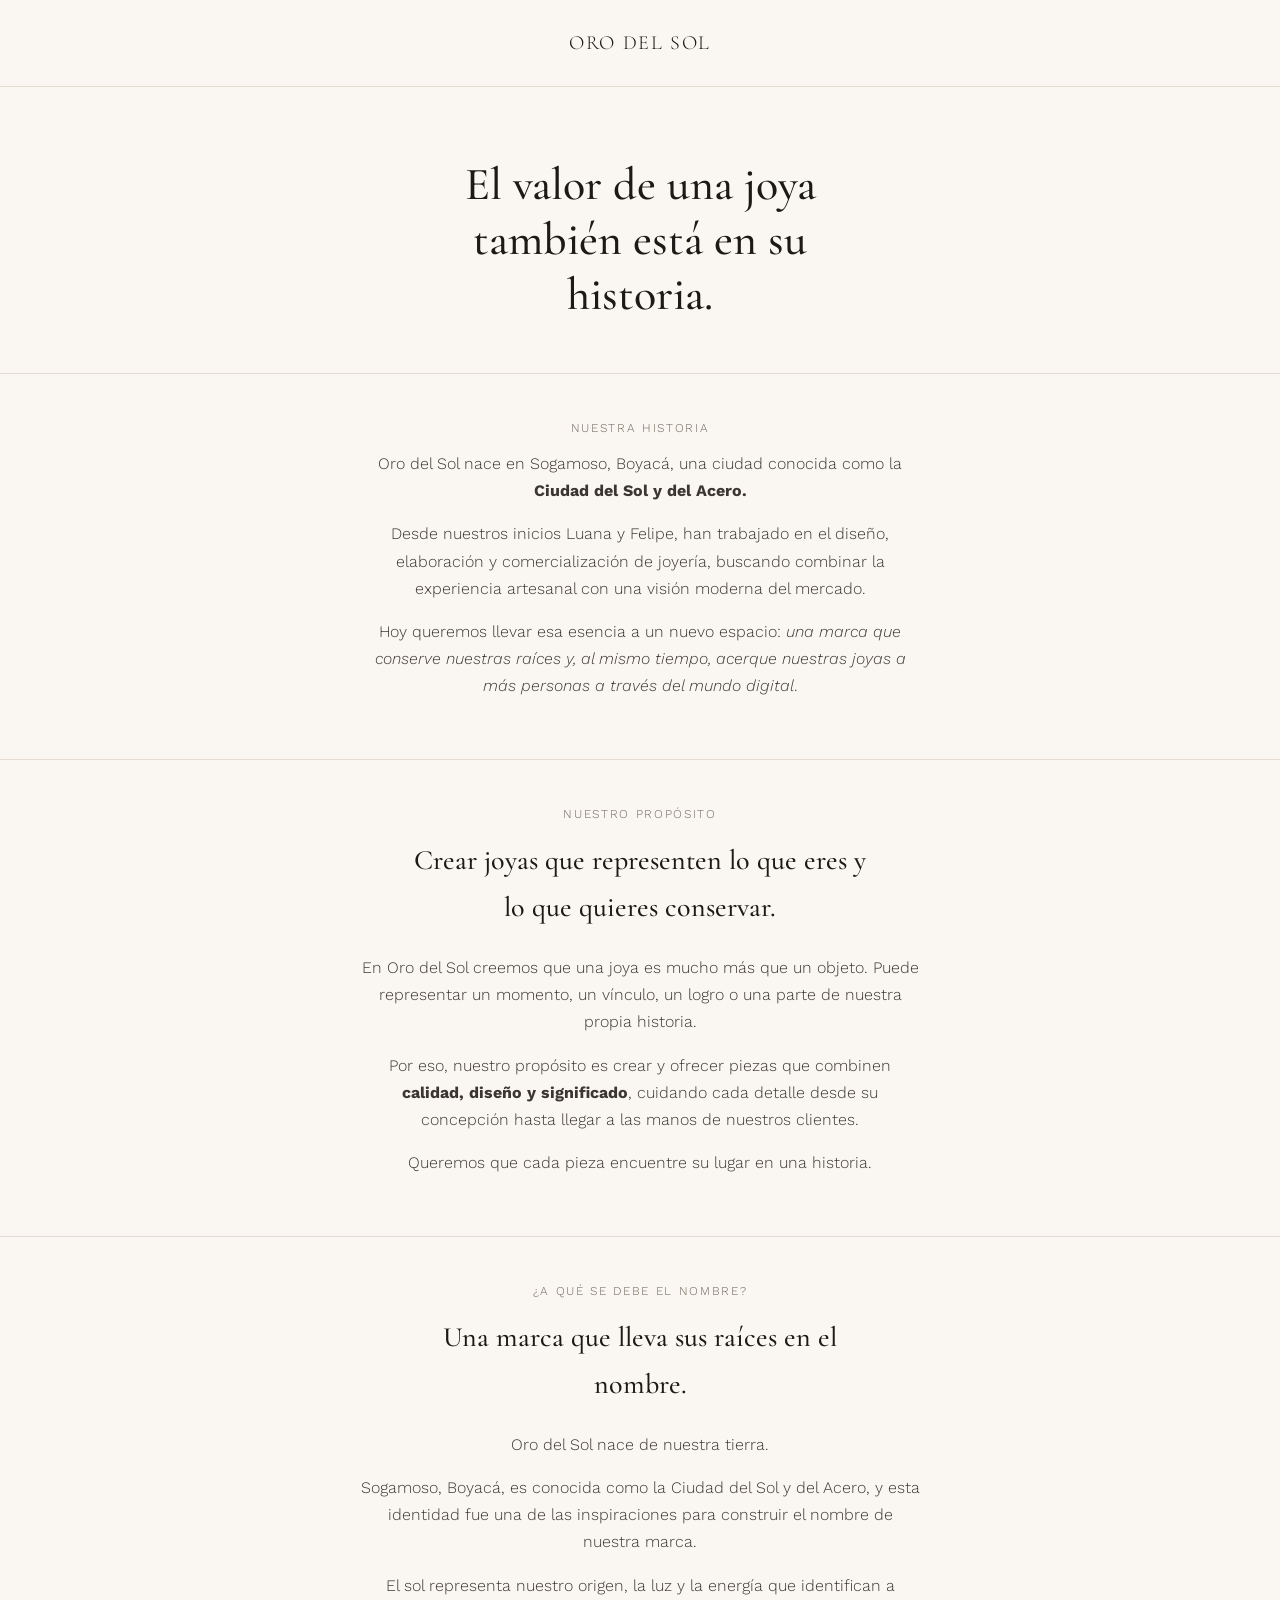
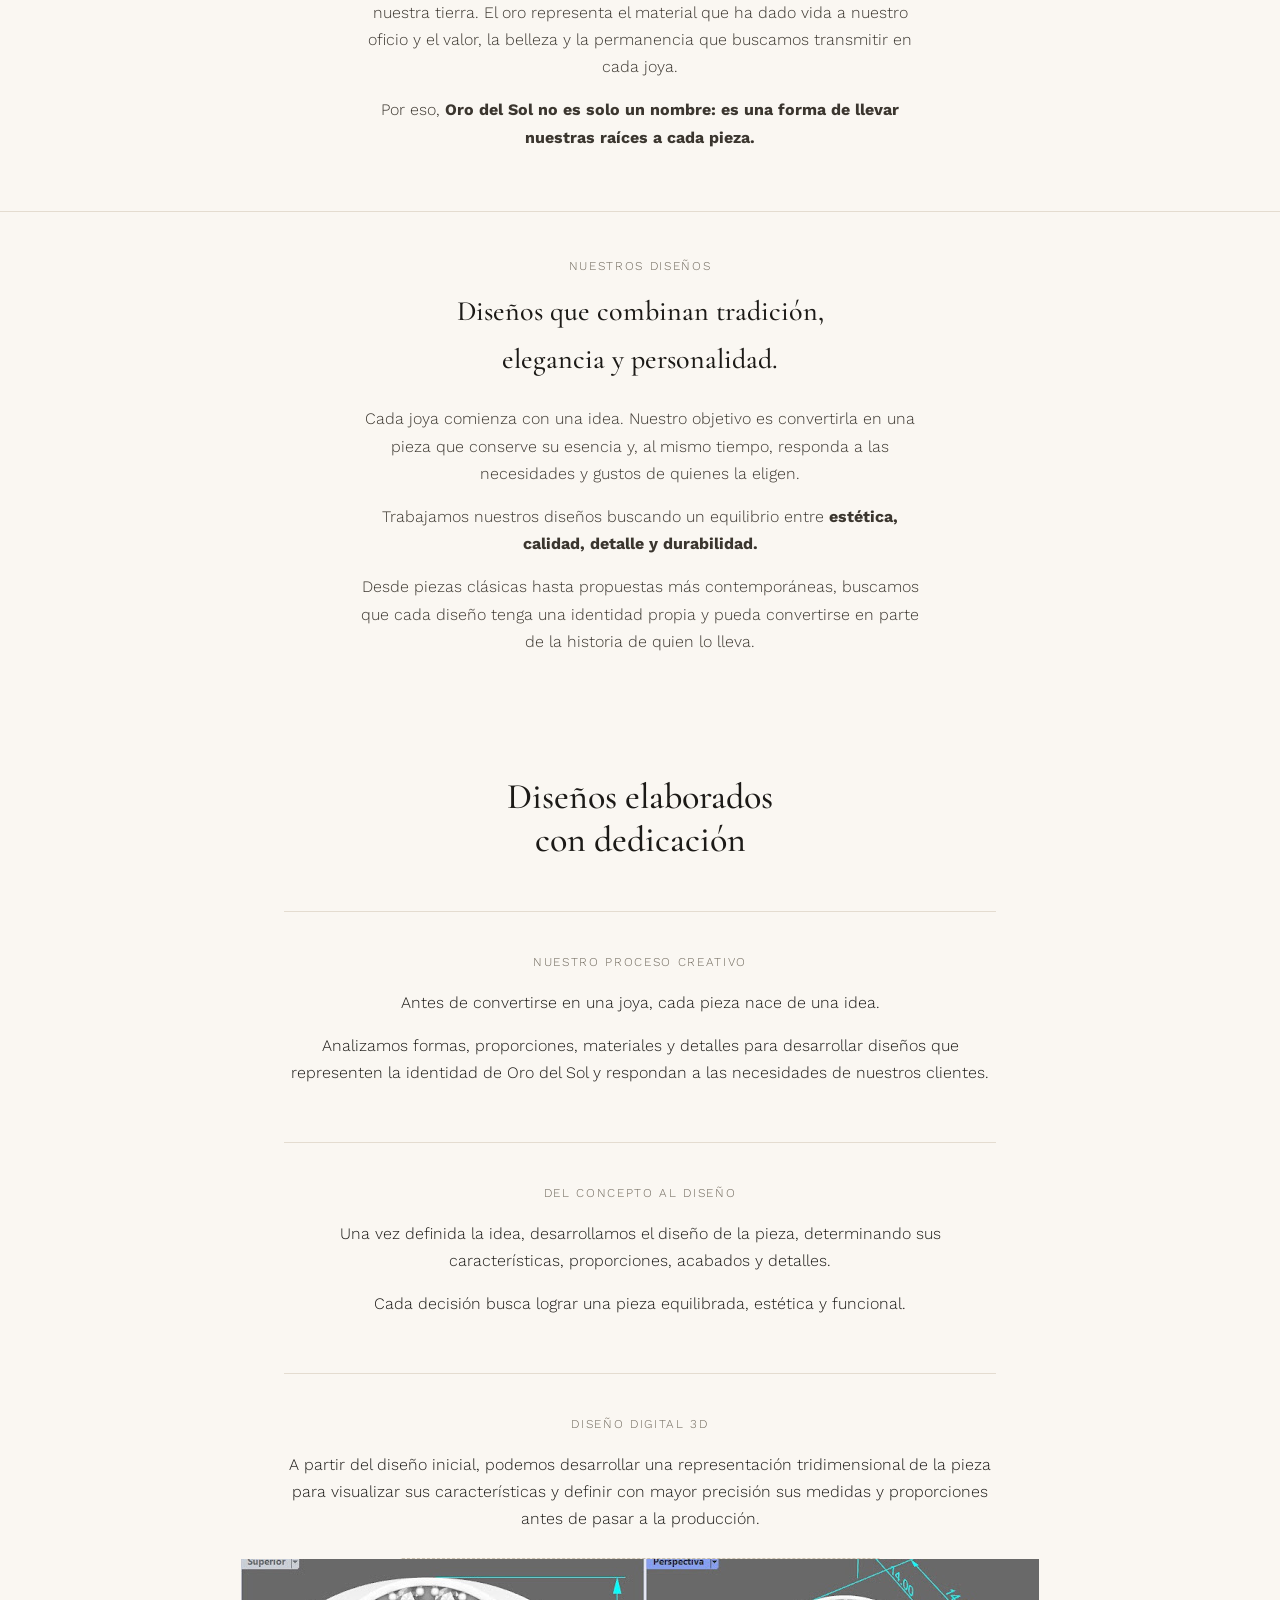
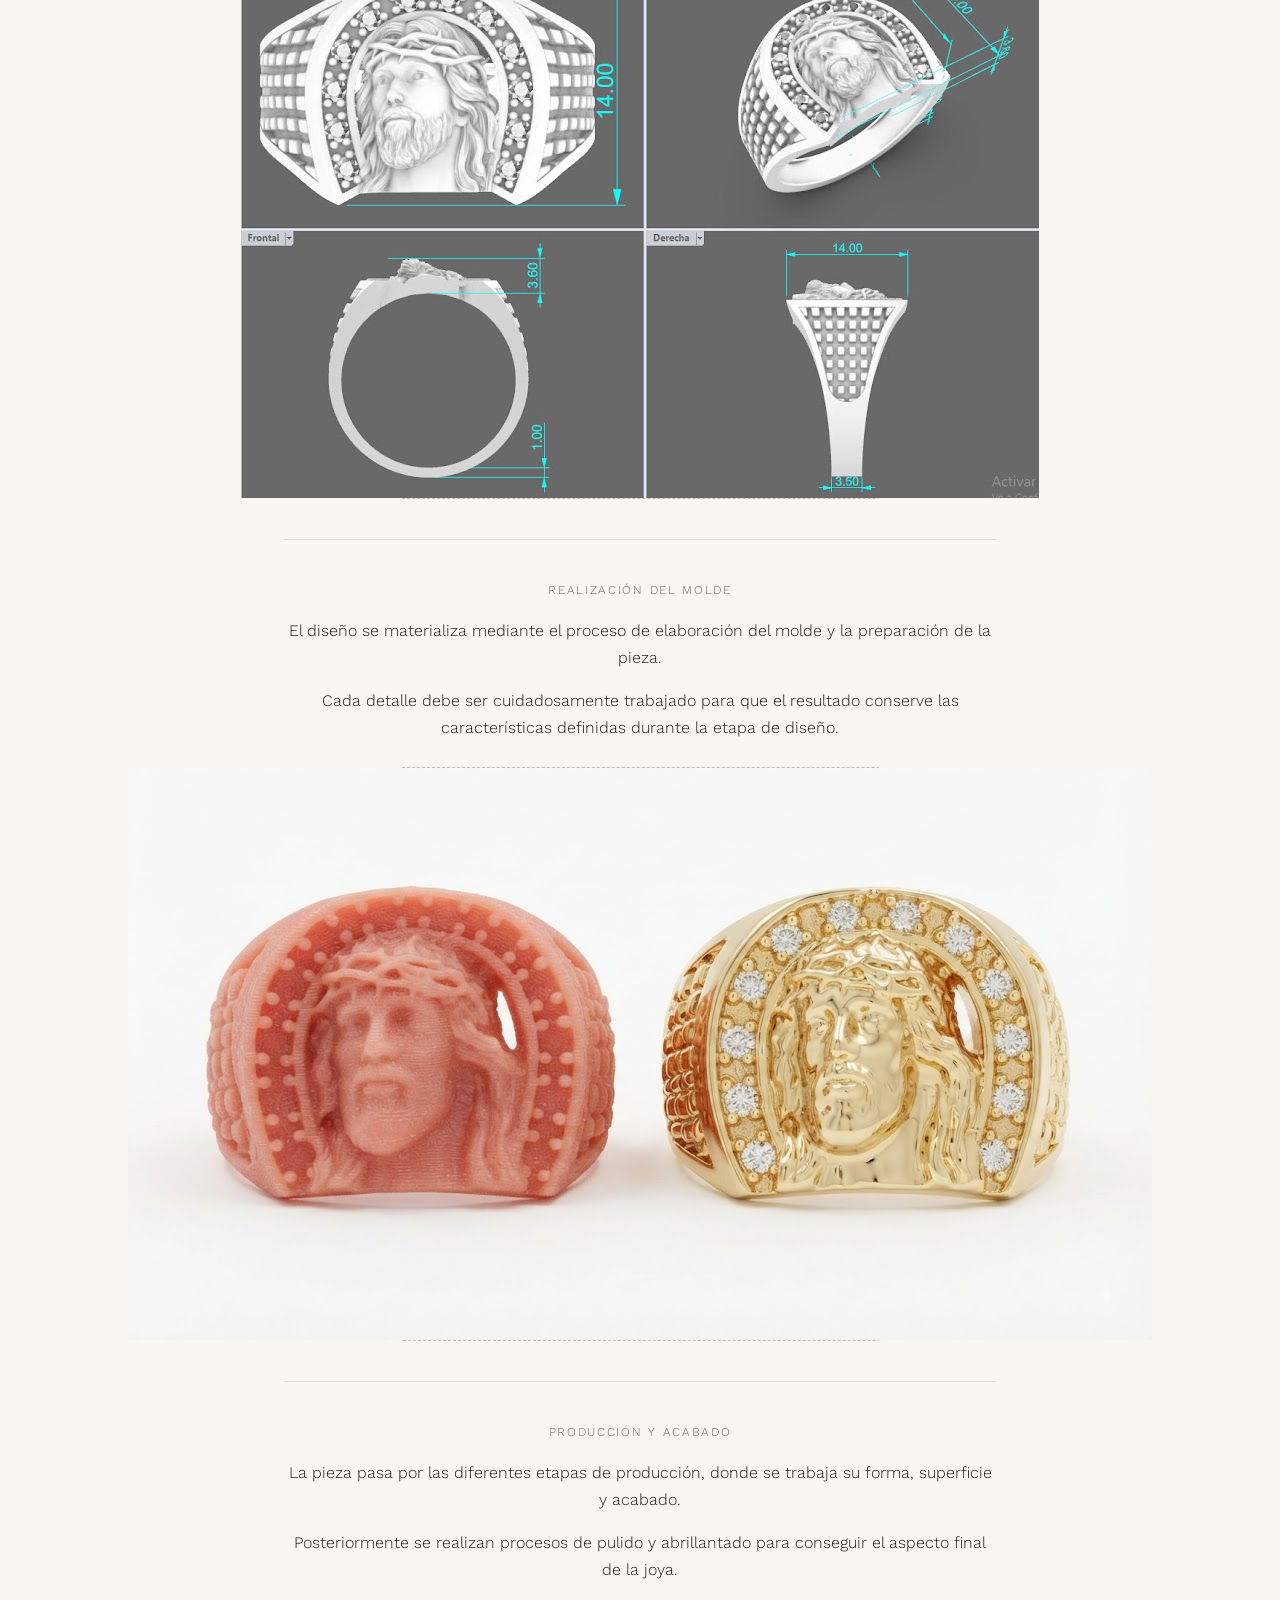
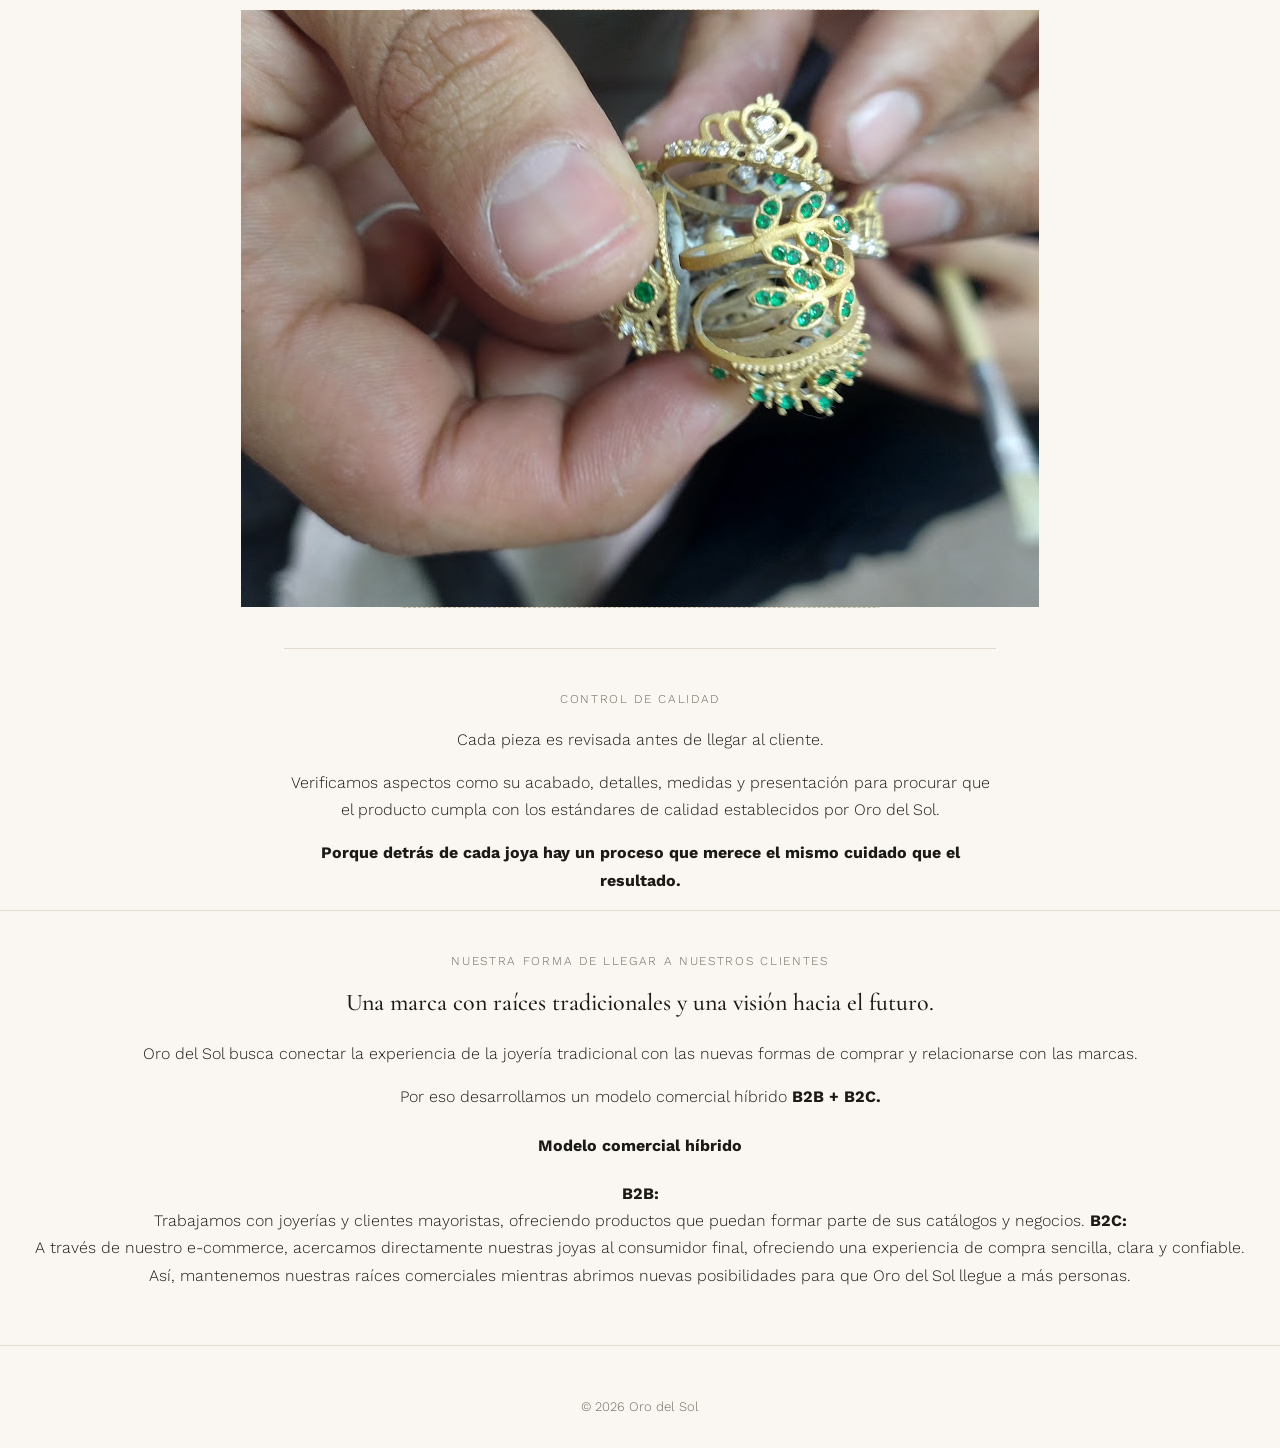
<file: nosotros/nosotros.html>
<!DOCTYPE html>
<html lang="es">
<head>
<meta charset="UTF-8">
<meta name="viewport" content="width=device-width, initial-scale=1.0">
<title>Sobre nosotros — Oro del Sol </title>
<link rel="preconnect" href="https://fonts.googleapis.com">
<link rel="preconnect" href="https://fonts.gstatic.com" crossorigin>
<link href="https://fonts.googleapis.com/css2?family=Cormorant+Garamond:ital,wght@0,400;0,500;1,400&family=Work+Sans:wght@300;400;500;600&display=swap" rel="stylesheet">

<!-- Provicional sTYLE /CAMBIAR AL QUE YA SE TIENE HECHO -->
<style>
  :root{
    --ink:#1c1a17;
    --bg:#faf7f2;
    --line:#e4dcd0;
    --muted:#6f685c;
  }
  *{box-sizing:border-box;}
  body{
    margin:0;
    background:var(--bg);
    color:var(--ink);
    font-family:'Work Sans', sans-serif;
    font-weight:300;
    line-height:1.7;
  }
  h1,h2{
    font-family:'Cormorant Garamond', serif;
    font-weight:500;
    margin:0;
  }
  .wrap{max-width:760px; margin:0 auto; padding:0 24px;}

  header{
    text-align:center;
    padding:26px 20px;
    border-bottom:1px solid var(--line);
    font-family:'Cormorant Garamond', serif;
    font-size:20px;
    letter-spacing:.08em;
  }

  .hero{padding:70px 24px 50px; text-align:center;}
  .hero h1{
    font-size:clamp(30px,5vw,46px);
    line-height:1.2;
    max-width:16ch;
    margin:0 auto;
  }

  section{padding:44px 0;}
  section.divider{border-top:1px solid var(--line);}

  .kicker{
    font-size:12px;
    letter-spacing:.14em;
    text-transform:uppercase;
    color:var(--muted);
    display:block;
    margin-bottom:12px;
    text-align:center;
  }
  section h2{
    font-size:clamp(22px,3.2vw,28px);
    text-align:center;
    max-width:36ch;
    margin:0 auto 22px;
  }
  section p{
    font-size:16px;
    color:#3b362f;
    margin:0 0 16px;
    text-align:center;
    max-width:56ch;
    margin-left:auto;
    margin-right:auto;
  }

  /* placeholder para fotos, mismo tamaño que usaba la página original */
  .photo-slot{
    width:100%;
    max-width:480px;
    aspect-ratio:1/1;
    margin:26px auto 0;
    border:1px dashed #c9bfae;
    border-radius:2px;
    display:flex;
    flex-direction:column;
    align-items:center;
    justify-content:center;
    gap:8px;
    color:#9a8f7c;
    background:#f2ece1;
  }
  .photo-slot svg{width:30px; height:30px; stroke:#9a8f7c; fill:none; stroke-width:1.3;}
  .photo-slot span{font-size:12px; letter-spacing:.06em; text-transform:uppercase;}

  /* si quieres poner una foto real, cambia el div.photo-slot por:
     <img src="tu-foto.jpg" alt="descripción"> */

  .proceso-item{
    padding:40px 0;
    border-top:1px solid var(--line);
    text-align:center;
  }
  .proceso-item:last-child{padding-bottom:0;}

  footer{
    border-top:1px solid var(--line);
    padding:50px 24px 30px;
    text-align:center;
    font-size:13px;
    color:var(--muted);
  }
  footer .links{
    display:flex; flex-wrap:wrap; justify-content:center; gap:18px;
    margin-bottom:28px;
    font-size:13px;
  }
  footer .links a{color:var(--ink); text-decoration:none;}
  footer .links a:hover{text-decoration:underline;}
  footer .social{display:flex; justify-content:center; gap:16px; margin-bottom:20px;}
  footer .social a{color:var(--ink); text-decoration:none; font-size:13px;}
  footer .social a:hover{text-decoration:underline;}
</style>
</head>

<!-- contenido importante - sujeto a cambios por historia-->
<body>

<header>ORO DEL SOL</header>

<section class="hero">
  <div class="wrap">
    <h1>El valor de una joya también está en su historia.</h1>
  </div>
</section>

<section class="divider">
  <div class="wrap">
    <span class="kicker">Nuestra historia</span>
    <p>Oro del Sol nace en Sogamoso, Boyacá, una ciudad conocida como la <b>Ciudad del Sol y del Acero. </b> </p>
    <p>Desde nuestros inicios Luana y Felipe, han trabajado en el diseño, elaboración y comercialización de joyería, buscando combinar la experiencia artesanal con una visión moderna del mercado.</p>
    <p>Hoy queremos llevar esa esencia a un nuevo espacio: <em>una marca que conserve nuestras raíces y, al mismo tiempo, acerque nuestras joyas a más personas a través del mundo digital</em>.</p>
  </div>
</section>

<section class="divider">
  <div class="wrap">
    <span class="kicker">Nuestro propósito</span>
    <h2>Crear joyas que representen lo que eres y lo que quieres conservar.</h2>
    <p>En Oro del Sol creemos que una joya es mucho más que un objeto. Puede representar un momento, un vínculo, un logro o una parte de nuestra propia historia.</p>

    <p>Por eso, nuestro propósito es crear y ofrecer piezas que combinen <b>calidad, diseño y significado</b>, cuidando cada detalle desde su concepción hasta llegar a las manos de nuestros clientes.</p>
    <p>Queremos que cada pieza encuentre su lugar en una historia.</p>
  </div>
</section>

<section class="divider">
  <div class="wrap">
    <span class="kicker">¿A qué se debe el nombre?</span>
    <!--Puede haber un titulo h2 que llame la atencion sobre la historia y porque se eligio el nombre -->
    <h2>Una marca que lleva sus raíces en el nombre.</h2>
    <p>Oro del Sol nace de nuestra tierra.</p>
    <p>Sogamoso, Boyacá, es conocida como la Ciudad del Sol y del Acero, y esta identidad fue una de las inspiraciones para construir el nombre de nuestra marca.</p>
    <p>El sol representa nuestro origen, la luz y la energía que identifican a nuestra tierra. El oro representa el material que ha dado vida a nuestro oficio y el valor, la belleza y la permanencia que buscamos transmitir en cada joya.</p>
    <p>Por eso, <b>Oro del Sol no es solo un nombre: es una forma de llevar nuestras raíces a cada pieza.</b></p>
  </div>
</section>

<section class="divider">
  <div class="wrap">
    <span class="kicker">Nuestros diseños</span>
    <h2>Diseños que combinan tradición, elegancia y personalidad.</h2>
    <p>Cada joya comienza con una idea. Nuestro objetivo es convertirla en una pieza que conserve su esencia y, al mismo tiempo, responda a las necesidades y gustos de quienes la eligen.</p>
    <p>Trabajamos nuestros diseños buscando un equilibrio entre <b>estética, calidad, detalle y durabilidad.</b></p>
    <p>Desde piezas clásicas hasta propuestas más contemporáneas, buscamos que cada diseño tenga una identidad propia y pueda convertirse en parte de la historia de quien lo lleva.</p>
  </div>
</section>

<section class="hero" style="padding-top:60px;">
  <div class="wrap">
    <h1 style="font-size:clamp(26px,4vw,36px);">Diseños elaborados con dedicación</h1>
  </div>
</section>

<div class="wrap">

  <div class="proceso-item">
    <span class="kicker">Nuestro proceso creativo</span>
    <p>Antes de convertirse en una joya, cada pieza nace de una idea.</p>
    <p>Analizamos formas, proporciones, materiales y detalles para desarrollar diseños que representen la identidad de Oro del Sol y respondan a las necesidades de nuestros clientes.</p>
  </div>

  <div class="proceso-item">
    <span class="kicker">Del concepto al diseño</span>
    <p>Una vez definida la idea, desarrollamos el diseño de la pieza, determinando sus características, proporciones, acabados y detalles.</p>
    <p>Cada decisión busca lograr una pieza equilibrada, estética y funcional.</p>
  </div>

  <div class="proceso-item">
    <span class="kicker">Diseño digital 3D</span>
    <p>A partir del diseño inicial, podemos desarrollar una representación tridimensional de la pieza para visualizar sus características y definir con mayor precisión sus medidas y proporciones antes de pasar a la producción.</p>
    <div class="photo-slot">
      <img src="todo3dcristo.jpg"
        alt="vista oro en 3d" loading="lazy">
    </div>
  </div>

  <div class="proceso-item">
    <span class="kicker">Realización del molde</span>
    <p>El diseño se materializa mediante el proceso de elaboración del molde y la preparación de la pieza.</p>
    <p>Cada detalle debe ser cuidadosamente trabajado para que el resultado conserve las características definidas durante la etapa de diseño.</p>
    <div class="photo-slot">
         <img src="cristo cera  y oro.jfif"
        alt="Detalle cera y oro" loading="lazy">
    </div>
  </div>

  <div class="proceso-item">
    <span class="kicker">Producción y acabado</span>
    <p>La pieza pasa por las diferentes etapas de producción, donde se trabaja su forma, superficie y acabado.</p>
    <p>Posteriormente se realizan procesos de pulido y abrillantado para conseguir el aspecto final de la joya.</p>
    <div class="photo-slot">
      <img src="produccion-arbol.jpg"
        alt="vista de la joya antes de pulir" loading="lazy">
    </div>
  </div>

  <div class="proceso-item">
    <span class="kicker">Control de calidad</span>
    <p>Cada pieza es revisada antes de llegar al cliente.</p>
    <p>Verificamos aspectos como su acabado, detalles, medidas y presentación para procurar que el producto cumpla con los estándares de calidad establecidos por Oro del Sol.</p>

    <p><b>Porque detrás de cada joya hay un proceso que merece el mismo cuidado que el resultado.</b></p>
  </div>

</div>

  <div class="proceso-item">
    <span class="kicker">Nuestra forma de llegar a nuestros clientes</span>
    <h2>Una marca con raíces tradicionales y una visión hacia el futuro.</h2>
    <p>Oro del Sol busca conectar la experiencia de la joyería tradicional con las nuevas formas de comprar y relacionarse con las marcas.</p>
    <p>Por eso desarrollamos un modelo comercial híbrido <b>B2B + B2C.</b></p>

    <h4>Modelo comercial híbrido</h4>
    <p><b>B2B:</b><br>Trabajamos con joyerías y clientes mayoristas, ofreciendo productos que puedan formar parte de sus catálogos y negocios.
    <b>B2C:</b><br>A través de nuestro e-commerce, acercamos directamente nuestras joyas al consumidor final, ofreciendo una experiencia de compra sencilla, clara y confiable.<br>

    Así, mantenemos nuestras raíces comerciales mientras abrimos nuevas posibilidades para que Oro del Sol llegue a más personas. </p>

   
  </div>
<!--<div class="photo-slot">
      <svg viewBox="0 0 24 24"><rect x="3" y="3" width="18" height="18" rx="1"/><path d="M3 15l5-5 4 4 5-6 4 5"/><circle cx="8" cy="8" r="1.5"/></svg>-->
<!-- Provicional Footer /CAMBIAR AL QUE YA SE TIENE HECHO -->
<footer>
  <div>© 2026 Oro del Sol</div>
</footer>

</body>
</html>
</file>
<file: formulario_iniciosesion/styles.css>
body {
    margin: 0;
    font-family: Arial, sans-serif;
    background-color: #e5e5e5;
}


.overlay {
    position: fixed;
    width: 100%;
    height: 100vh;
    display: flex;
    justify-content: flex-end;
}

.panel {
    width: 400px;
    background: #f8f8f8;
    height: 100vh;
    padding: 40px;
    box-shadow: -5px 0 15px rgba(0,0,0,0.2);
    overflow-y: auto;
    
}


.panel-header {
    display: flex;
    justify-content: space-between;
    align-items: center;
    
}

.panel-header h2 {
    margin: 0;
    
}

.cerrar {
    cursor: pointer;
    font-size: 20px;
}


h1 {
    margin-top: 30px;
    font-size: 24px;
    
}


form {
    display: flex;
    flex-direction: column;
}

label {
    margin-top: 20px;
    margin-bottom: 5px;
}

input {
    padding: 12px;
    border-radius: 8px;
    border: 1px solid #ccc;
}

.password-box {
    position: relative;
}

.password-box input {
    width: 100%;
}

.ojo {
    position: absolute;
    right: 10px;
    top: 10px;
    cursor: pointer;
}


.forgot {
    margin-top: 10px;
    font-size: 14px;
    text-align: right;
    text-decoration: none;
    color: #333;
}


.btn-primary {
    margin-top: 20px;
    padding: 12px;
    background-color: #7a4b3a;
    color: white;
    border: none;
    border-radius: 8px;
    cursor: pointer;
    font-size: 16px;
}

.btn-primary:hover {
    background-color: #5c372b;
}


.no-cuenta {
    margin-top: 40px;
}


.btn-secondary {
    margin-top: 15px;
    padding: 12px;
    background: white;
    border: 1px solid #7a4b3a;
    color: #7a4b3a;
    border-radius: 8px;
    cursor: pointer;
    font-size: 16px;
    display: block;
    text-align: center;
    text-decoration: none;
}



.btn-secondary:hover {
    background-color: #f0e5e1;
}
</file>
<file: Inicio- PGprincipal/styles.css>
* {
    margin: 0;
    padding: 0;
    box-sizing: border-box;
}

body {
    font-family: Georgia, serif;
    background-color: #ffffff;
    color: #4a3b2a;
    line-height: 1.6;
}

/* Encabezado */
.top-bar {
    background-color: #fdf2d6;
    text-align: center;
    padding: 8px;
    font-size: 14px;
}

header {
    background-color: #d8c7a2;
    padding: 20px; 
    
}
/*Iconos*/
.iconc{
    float: right;
    margin-top: 10px;
    margin-left: 10px;
    width: 30px;
    height: 30px;
    justify-content: space-between
    
}
/*Barra de busqueda*/
.search-box {
    display: flex;
    max-width: 300px;
    border: 10px solid #e0c5c5;
    border-radius: 20px;
    overflow: hidden;
    justify-content: space-evenly;
}

.search-box input {
    flex: 1;
    padding: 10px;
    border: none;
    outline: none;
}

.search-box button {
    padding: 10px 10px;
    background-color: #33c5f2;
    color: rgb(0, 0, 0);
    border: none;
    cursor: pointer;
}

.search-box button:hover {
    background-color: #2d87b4;
}
/*Termina barra navegacion*/


/*Menu desplegable oculto*/
/* Botón principal */
.dropbtn {
    background-color: #4CAF50;
    color: white;
    padding: 16px;
    font-size: 16px;
    border: none;
    cursor: pointer;
    border-radius: 10px;
}

/* Contenedor del menú (oculto por defecto) */
.dropdown {
    position: relative;
    display: inline-block;
}

.dropdown-content {
    display: none; /* Oculta el menú */
    position: absolute;
    background-color: #f9f9f9;
    min-width: 160px;
    box-shadow: 0px 8px 16px 0px rgba(0,0,0,0.2);
    z-index: 1;
    border-radius: 10px;
}

/* Enlaces dentro del menú */
.dropdown-content a {
    color: black;
    padding: 12px 16px;
    text-decoration: none;
    display: block;
}

.dropdown-content a:hover {background-color: #f1f1f1}

/* Muestra el menú al pasar el ratón */
.dropdown:hover .dropdown-content {
    display: block;
}

/* Cambia color del botón al desplegar */
.dropdown:hover .dropbtn {
    background-color: #3e8e41;
}

    

/*Termina*/

.titulo {
    text-align: center;
    font-size: 38px;
    letter-spacing: 2px;
}

/* Navegación */
nav ul {
    display: flex;
    justify-content: center;
    list-style: none;
    margin-top: 15px;
}

nav ul li {
    margin: 0 20px;
}

nav ul li a {
    text-decoration: none;
    color: #4a3b2a;
    font-weight: bold;
}

nav ul li a:hover {
    color: #a67c52;
}

/* Banner imagen central */
.banner img {
    width: 90%;
    display: block;
    margin: 30px auto;
    border-radius: 30px;
}

/* Secciones */
section {
    width: 80%;
    margin: 0 auto;
}

h2 {
    margin-bottom: 20px;
    border-bottom: 2px solid #a67c52;
    display: inline-block;
}

/* Sobre Nosotros */
.about {
    justify-content: center;
    gap: 40px;
    flex-wrap: wrap;
}

.about-images img {
    width: 100%;
    max-width: 200px;
    border-radius: 10px;
}

/* Productos */
.product-list {
    display: flex;
    gap: 20px;
    flex-wrap: wrap;
}

.card {
    background-color: #c18686;
    padding: 15px;
    border-radius: 30px;
    text-align: center;
    width: 220px;
    transition: transform 0.3s ease;
}

.card img {
    width: 100%;
    border-radius: 10px;
}

.card:hover {
    transform: scale(1.05);
}

/* Pie de pagina */
footer {
    background-color: #d8c6a5;
    padding: 40px 0;
    margin-top: 50px;
}

.footer-container {
    display: flex;
    justify-content: space-around;
    flex-wrap: wrap;
    width: 90%;
    margin: auto;
}

.footer-container ul {
    list-style: none;
}

.footer-container ul li {
    margin-bottom: 8px;
}

.copy {
    text-align: center;
    margin-top: 20px;
    font-size: 14px;
}

.top-bar {
    transition: opacity 0.4s ease;
}
</file>
<file: Registrarse/styles.css>
body {
    margin: 0;
    font-family: Arial, sans-serif;
    background-color: #e5e5e5;
}

.overlay {
    position: fixed;
    width: 100%;
    height: 100vh;
    display: flex;
    justify-content: flex-end;
}

.panel {
    width: 420px;
    background: #f8f8f8;
    height: 100vh;
    padding: 40px;
    box-shadow: -5px 0 15px rgba(0,0,0,0.2);
    overflow-y: auto;
}

.panel-header {
    background-color: #7a4b3a;
    padding: 12px;
    color: white;
    display: flex;
    justify-content: space-between;
    align-items: center;
}

.panel-header h2 {
    margin: 0;
}

.cerrar {
    cursor: pointer;
    font-size: 20px;
}

h1 {
    margin-top: 30px;
    font-size: 24px;
}

form {
    display: flex;
    flex-direction: column;
}

label {
    margin-top: 15px;
    margin-bottom: 5px;
    font-size: 14px;
}

input {
    padding: 5px;
    border-radius: 8px;
    border: 1px solid #ccc;
}

.password-box {
    position: relative;
}

.password-box input {
    width: 100%;
}

.ojo {
    position: absolute;
    right: 10px;
    top: 4px;
    cursor: pointer;
}

.btn-primary {
    margin-top: 25px;
    padding: 14px;
    background-color: #7a4b3a;
    color: white;
    border: none;
    border-radius: 8px;
    cursor: pointer;
    font-size: 16px;
    transition: 0.3s;
}

.btn-primary:hover {
    background-color: #5c372b;
}

p {
    margin-top: 10px;
    font-size: 14px;
    text-align: center;
    margin-top: 25px;
    padding: 14px;
    background-color: #7a4b3a;
    color: white;
    border: none;
    border-radius: 8px;
    cursor: pointer;
    font-size: 16px;
    transition: 0.3s;
}

.btn-primary:hover {
    background-color: #5c372b;
}
</file>
